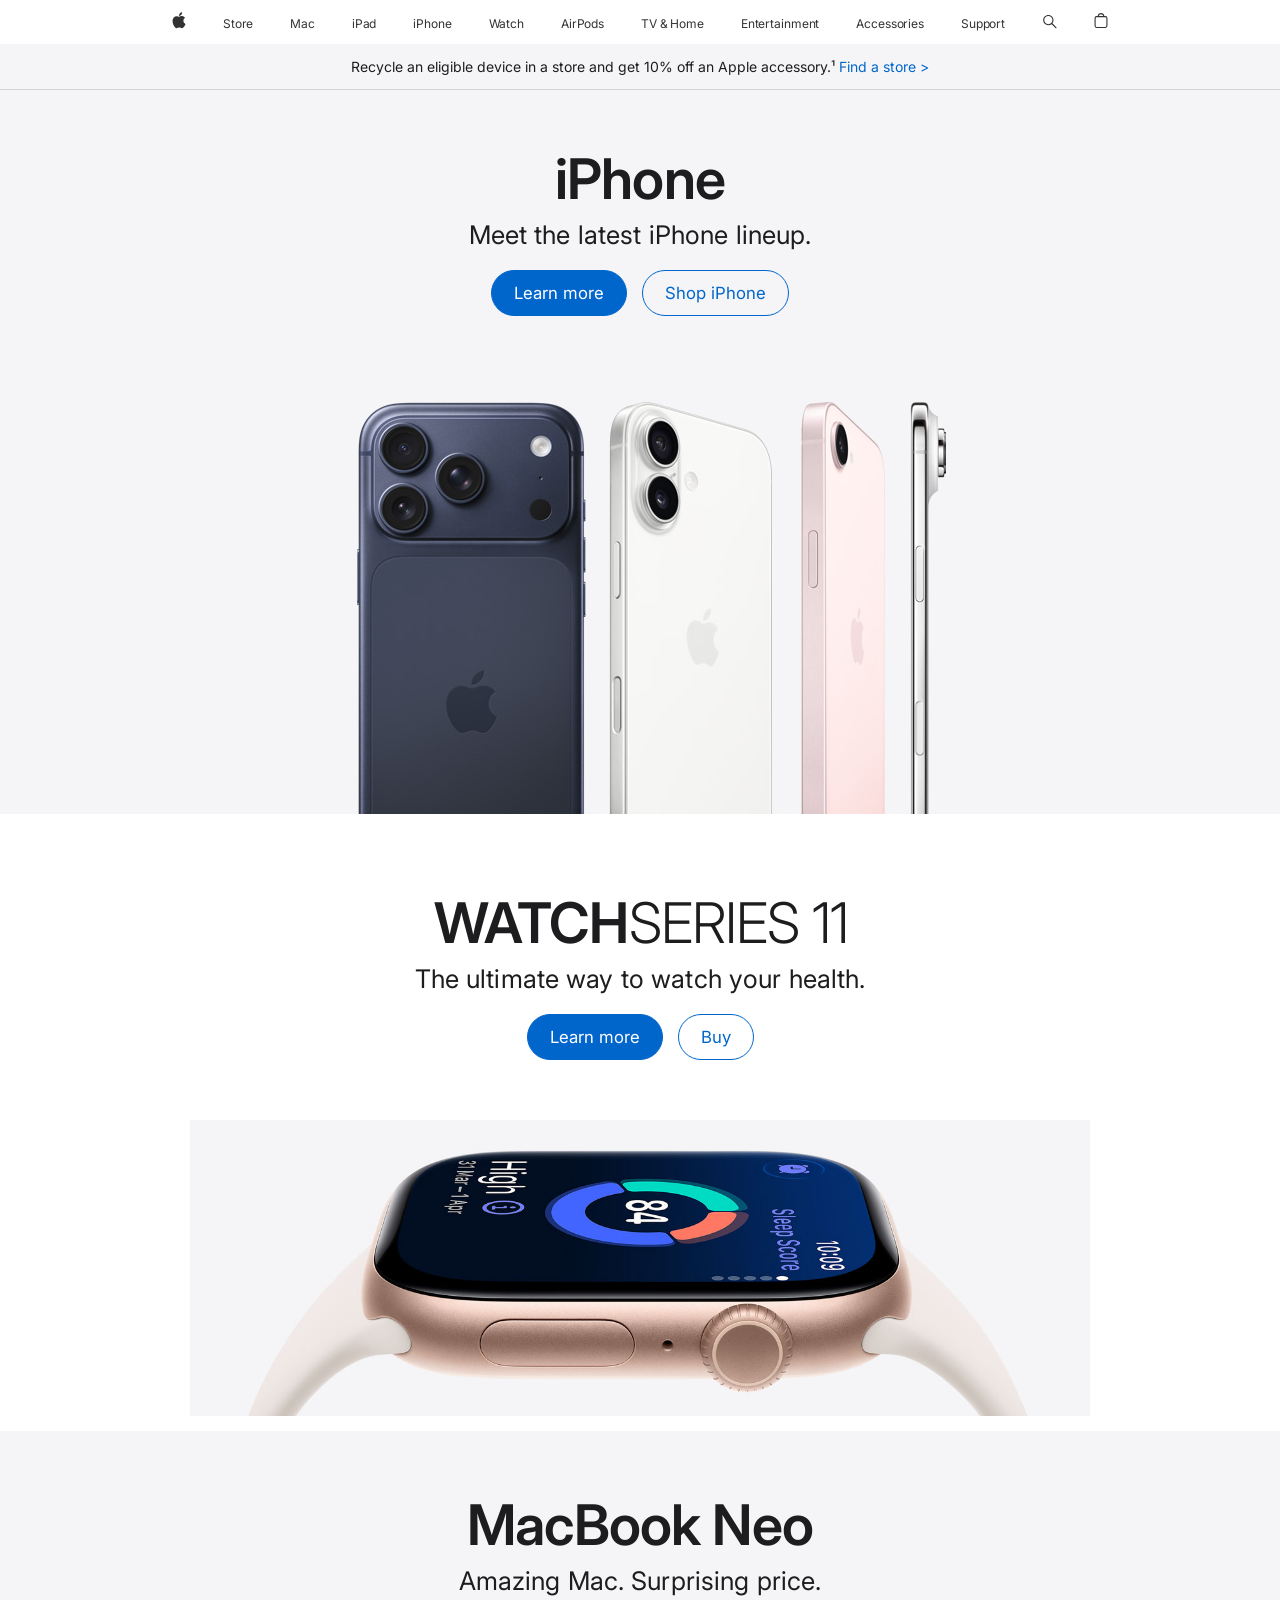
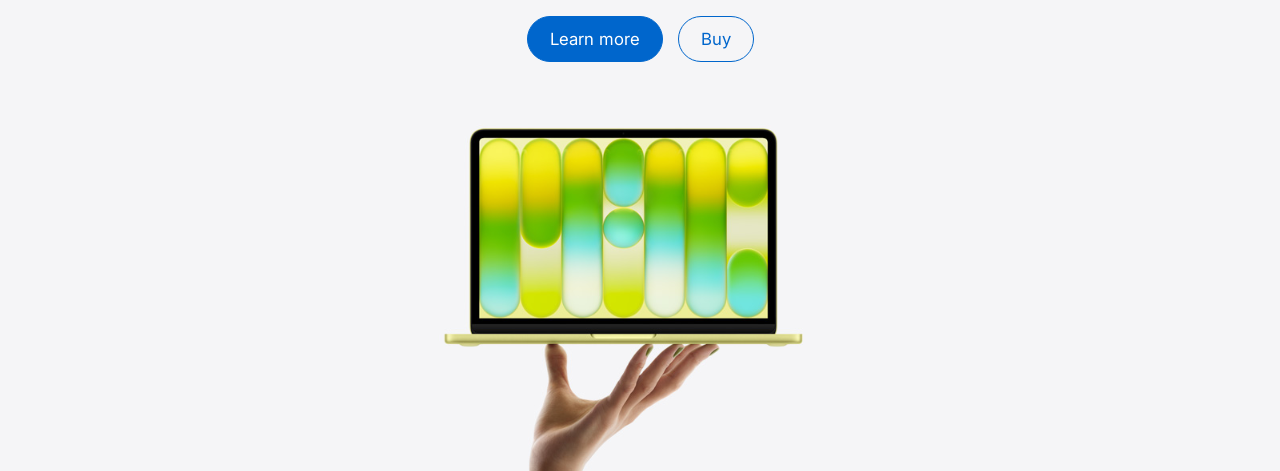
<file: apple-in/index.html>
<!DOCTYPE html>
<html lang="en">
<head>
    <meta charset="UTF-8">
    <meta name="viewport" content="width=device-width, initial-scale=1.0">
    <title>Apple Clone - Pixel Perfect</title>
    
    <link rel="preconnect" href="https://fonts.googleapis.com">
    <link rel="preconnect" href="https://fonts.gstatic.com" crossorigin>
    <link href="https://fonts.googleapis.com/css2?family=Inter:wght@300;400;500;600;700&display=swap" rel="stylesheet">
    
    <link rel="stylesheet" href="style.css">
</head>
<body>

    <nav class="global-nav">
        <div class="nav-content">
            <ul class="nav-links">
                <li><a href="#" class="nav-icon"><svg height="44" viewBox="0 0 14 44" width="14" xmlns="http://www.w3.org/2000/svg"><path d="m13.0729 17.6825a3.61 3.61 0 0 0 -1.7248 3.0365 3.5132 3.5132 0 0 0 2.1379 3.2223 8.394 8.394 0 0 1 -1.0948 2.2618c-.6816.9812-1.3943 1.9623-2.4787 1.9623s-1.3633-.63-2.613-.63c-1.2187 0-1.6525.6507-2.644.6507s-1.6834-.9089-2.4787-2.0243a9.7842 9.7842 0 0 1 -1.6628-5.2776c0-3.0984 2.014-4.7405 3.9969-4.7405 1.0535 0 1.9314.6919 2.5924.6919.63 0 1.6112-.7333 2.8092-.7333a3.7579 3.7579 0 0 1 3.1604 1.5802zm-3.7284-2.8918a3.5615 3.5615 0 0 0 .8469-2.22 1.5353 1.5353 0 0 0 -.031-.32 3.5686 3.5686 0 0 0 -2.3445 1.2084 3.4629 3.4629 0 0 0 -.8779 2.1585 1.419 1.419 0 0 0 .031.2892 1.19 1.19 0 0 0 .2169.0207 3.0935 3.0935 0 0 0 2.1586-1.1368z" fill="currentColor"/></svg></a></li>
                <li><a href="#">Store</a></li>
                <li><a href="#">Mac</a></li>
                <li><a href="#">iPad</a></li>
                <li><a href="#">iPhone</a></li>
                <li><a href="#">Watch</a></li>
                <li><a href="#">AirPods</a></li>
                <li><a href="#">TV & Home</a></li>
                <li><a href="#">Entertainment</a></li>
                <li><a href="#">Accessories</a></li>
                <li><a href="#">Support</a></li>
                <li><a href="#" class="nav-icon"><svg height="44" viewBox="0 0 15 44" width="15" xmlns="http://www.w3.org/2000/svg"><path d="M14.298,27.202l-3.87-3.87c0.699-0.889,1.12-2.016,1.12-3.242c0-2.866-2.334-5.2-5.2-5.2s-5.2,2.334-5.2,5.2s2.334,5.2,5.2,5.2c1.226,0,2.353-0.421,3.242-1.12l3.87,3.87c0.148,0.148,0.344,0.223,0.541,0.223s0.392-0.075,0.541-0.223C14.596,27.985,14.596,27.5,14.298,27.202z M6.348,24.19c-2.26,0-4.1-1.84-4.1-4.1s1.84-4.1,4.1-4.1s4.1,1.84,4.1,4.1S8.608,24.19,6.348,24.19z" fill="currentColor"/></svg></a></li>
                <li><a href="#" class="nav-icon"><svg height="44" viewBox="0 0 14 44" width="14" xmlns="http://www.w3.org/2000/svg"><path d="M11.3535,16.0283h-1.0205a3.4229,3.4229,0,0,0-3.333-2.9648a3.4229,3.4229,0,0,0-3.333,2.9648h-1.02a2.1184,2.1184,0,0,0-2.117,2.1162v7.7155a2.1186,2.1186,0,0,0,2.1162,2.1167h8.707a2.1186,2.1186,0,0,0,2.1168-2.1167v-7.7155A2.1184,2.1184,0,0,0,11.3535,16.0283Zm-4.3535-1.8652a2.3169,2.3169,0,0,1,2.2222,1.8652h-4.4444A2.3169,2.3169,0,0,1,7,14.1631Zm5.37,11.6972a1.0182,1.0182,0,0,1-1.0171,1.0171h-8.707a1.0182,1.0182,0,0,1-1.0166-1.0171v-7.7155a1.0178,1.0178,0,0,1,1.0166-1.0166h8.707a1.0178,1.0178,0,0,1,1.0171,1.0166Z" fill="currentColor"/></svg></a></li>
             </ul>
        </div>
    </nav>

    <aside class="promo-banner">
        <p>Recycle an eligible device in a store and get 10% off an Apple accessory.¹ <a href="#">Find a store ></a></p>
    </aside>

    <section class="hero-section iphone-hero">
        <div class="hero-content">
            <h1 class="headline">iPhone</h1>
            <p class="subheadline">Meet the latest iPhone lineup.</p>
            
            <div class="cta-buttons">
                <a href="#" class="btn btn-primary">Learn more</a>
                <a href="#" class="btn btn-outline">Shop iPhone</a>
            </div>
        </div>

        <div class="hero-image-container">
            <img src="./images/phone1.png" alt="iPhone 15 lineup" class="hero-image">
        </div>
    </section>

    <section class="hero-section watch-hero">
        <div class="hero-content">
            <h1 class="headline"><span class="apple-icon"></span>WATCH <span class="light-text">SERIES 11</span></h1>
            <p class="subheadline">The ultimate way to watch your health.</p>
            
            <div class="cta-buttons">
                <a href="#" class="btn btn-primary">Learn more</a>
                <a href="#" class="btn btn-outline">Buy</a>
            </div>
        </div>
        
        <div class="hero-image-container watch-image-container">
            <img src="./images/watch.png" alt="Apple Watch Series 11" class="hero-image">
        </div>
    </section>

    <section class="hero-section macbook-hero">
        <div class="hero-content">
            <h1 class="headline">MacBook Neo</h1>
            <p class="subheadline">Amazing Mac. Surprising price.</p>
            
            <div class="cta-buttons">
                <a href="#" class="btn btn-primary">Learn more</a>
                <a href="#" class="btn btn-outline">Buy</a>
            </div>
        </div>
        
        <div class="hero-image-container">
            <img src="./images/neo.png" alt="MacBook Neo" class="hero-image">
        </div>
    </section>

</body>
</html>
</file>
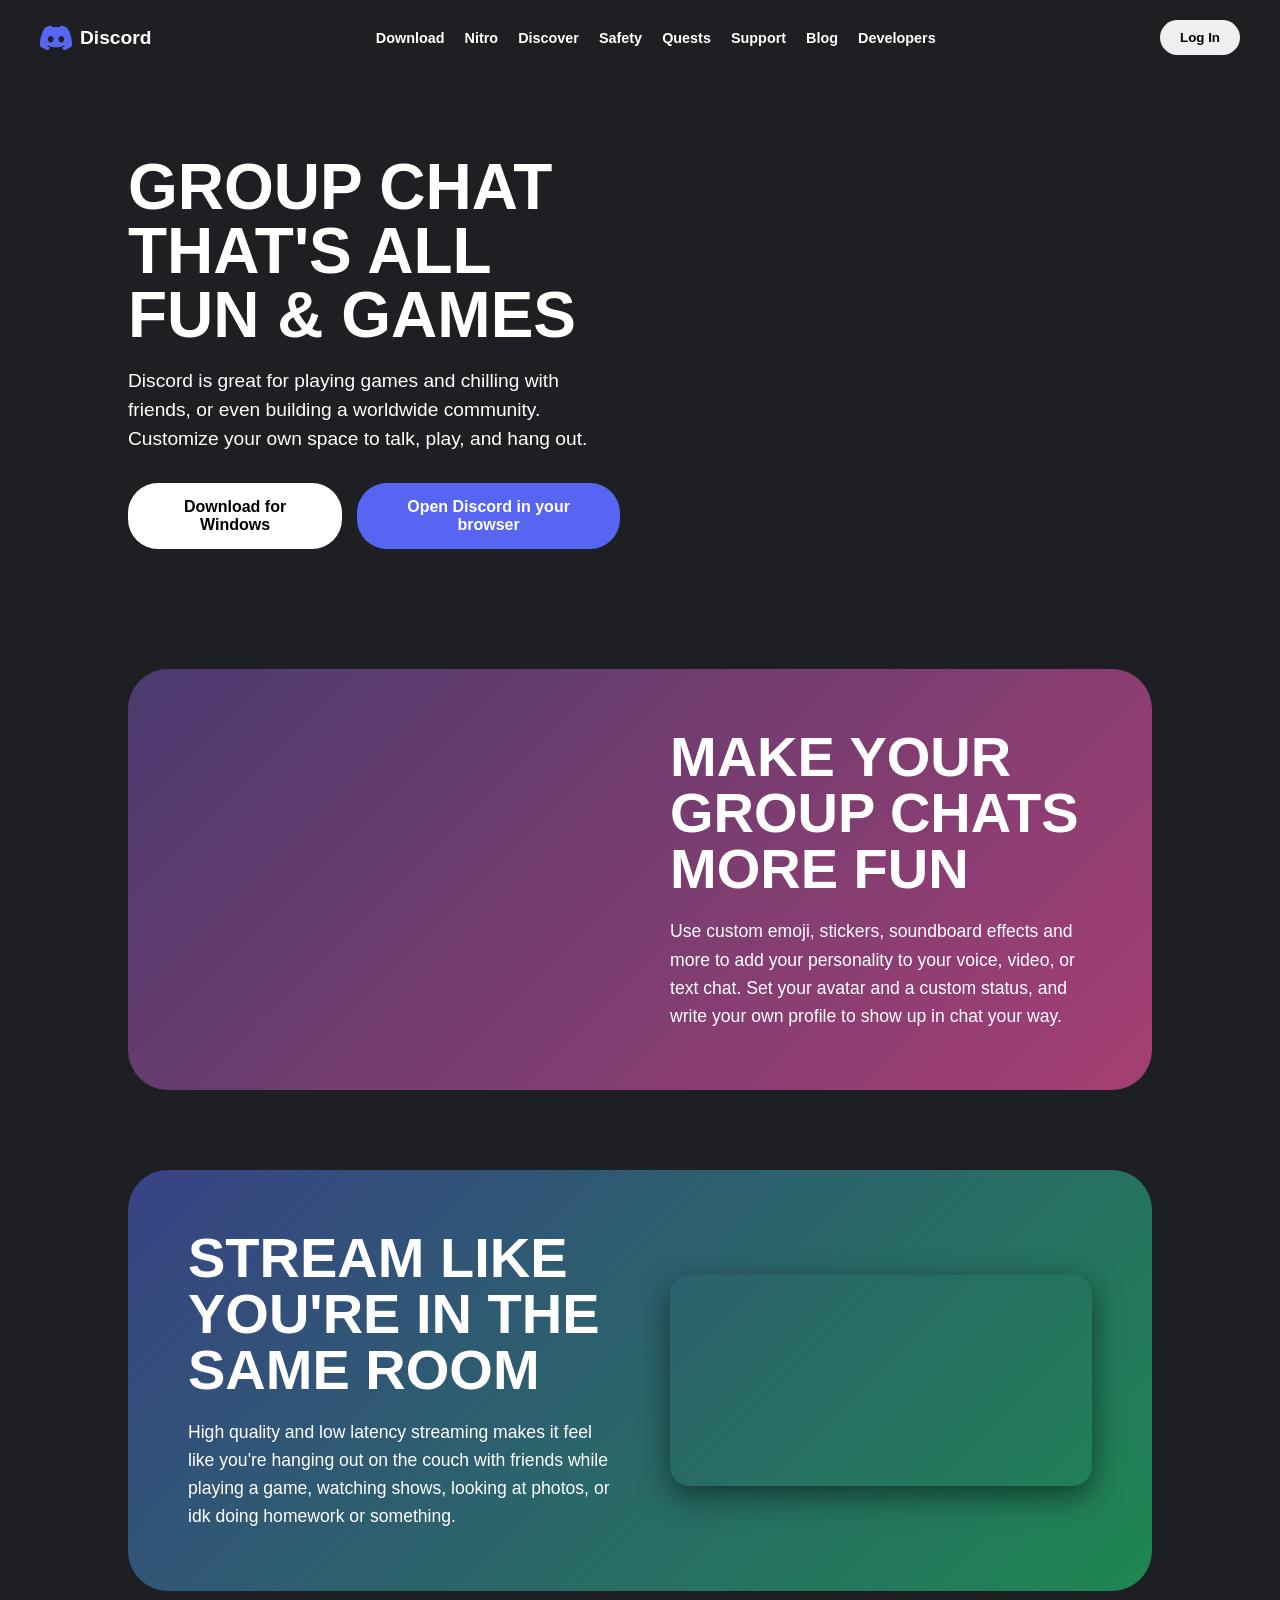
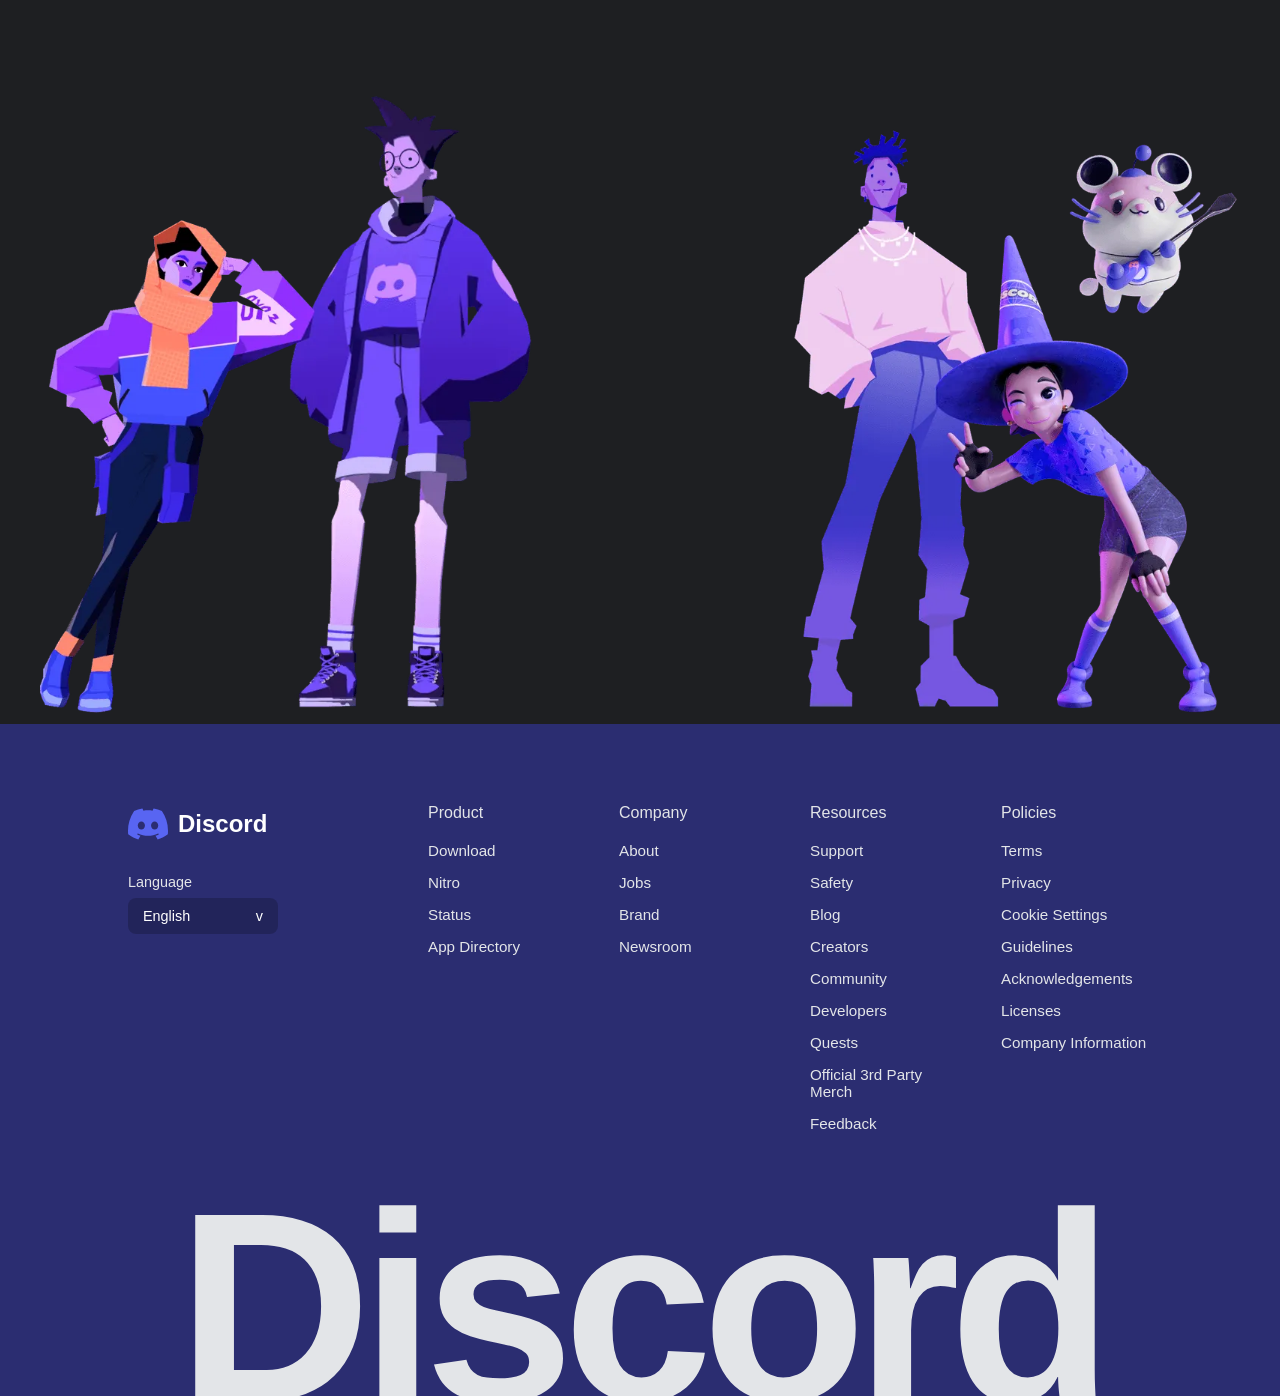
<file: discord/index.html>
<!DOCTYPE html>
<html lang="en">
<head>
    <meta charset="UTF-8">
    <meta name="viewport" content="width=device-width, initial-scale=1.0">
    <title>Discord Clone - Pixel Perfect</title>
    <link rel="stylesheet" href="style.css">
</head>
<body>

    <header class="navbar">
        <div class="logo">
            <img src="../logo/discord.svg" alt="Discord Icon" class="nav-svg">
            <strong>Discord</strong>
        </div>
        <nav class="nav-links">
            <a href="#">Download</a>
            <a href="#">Nitro</a>
            <a href="#">Discover</a>
            <a href="#">Safety</a>
            <a href="#">Quests</a>
            <a href="#">Support</a>
            <a href="#">Blog</a>
            <a href="#">Developers</a>
        </nav>
        <button class="login-btn">Log In</button>
    </header>

    <main>
        <section class="hero">
            <div class="hero-text">
                <h1>GROUP CHAT<br>THAT'S ALL<br>FUN & GAMES</h1>
                <p>Discord is great for playing games and chilling with friends, or even building a worldwide community. Customize your own space to talk, play, and hang out.</p>
                <div class="hero-buttons">
                    <button class="btn-white">Download for Windows</button>
                    <button class="btn-blurple">Open Discord in your browser</button>
                </div>
            </div>
            <div class="hero-spacing"></div>
        </section>

        <section class="feature-section">
            <div class="feature-card card-purple-pink">
                <div class="feature-media-container">
                    <video class="feature-video" autoplay loop muted playsinline>
                        <source src="video.mp4" type="video/mp4">
                    </video>
                </div>
                <div class="feature-text">
                    <h2>MAKE YOUR<br>GROUP CHATS<br>MORE FUN</h2>
                    <p>Use custom emoji, stickers, soundboard effects and more to add your personality to your voice, video, or text chat. Set your avatar and a custom status, and write your own profile to show up in chat your way.</p>
                </div>
            </div>
        </section>

        <section class="feature-section">
            <div class="feature-card card-blue-green">
                <div class="feature-text">
                    <h2>STREAM LIKE<br>YOU'RE IN THE<br>SAME ROOM</h2>
                    <p>High quality and low latency streaming makes it feel like you're hanging out on the couch with friends while playing a game, watching shows, looking at photos, or idk doing homework or something.</p>
                </div>
                <div class="feature-media-container">
                    <video class="feature-video shadow-video" autoplay loop muted playsinline>
                        <source src="video1.mp4" type="video/mp4">
                    </video>
                </div>
            </div>
        </section>
    </main>

    <div class="footer-characters">
        <img src="footer.webp" alt="Discord Characters">
    </div>

    <footer class="site-footer">
        <div class="footer-top">
            
            <div class="footer-brand-column">
                <div class="footer-logo">
                    <img src="../logo/discord.svg" alt="Discord Logo">
                    <span>Discord</span>
                </div>
                
                <div class="language-section">
                    <span class="section-label">Language</span>
                    <div class="language-selector">
                        <span>English</span>
                        <span class="chevron">v</span>
                    </div>
                </div>

            </div>

            <div class="footer-links-grid">
                <div class="link-column">
                    <h4>Product</h4>
                    <a href="#">Download</a>
                    <a href="#">Nitro</a>
                    <a href="#">Status</a>
                    <a href="#">App Directory</a>
                </div>
                <div class="link-column">
                    <h4>Company</h4>
                    <a href="#">About</a>
                    <a href="#">Jobs</a>
                    <a href="#">Brand</a>
                    <a href="#">Newsroom</a>
                </div>
                <div class="link-column">
                    <h4>Resources</h4>
                    <a href="#">Support</a>
                    <a href="#">Safety</a>
                    <a href="#">Blog</a>
                    <a href="#">Creators</a>
                    <a href="#">Community</a>
                    <a href="#">Developers</a>
                    <a href="#">Quests</a>
                    <a href="#">Official 3rd Party Merch</a>
                    <a href="#">Feedback</a>
                </div>
                <div class="link-column">
                    <h4>Policies</h4>
                    <a href="#">Terms</a>
                    <a href="#">Privacy</a>
                    <a href="#">Cookie Settings</a>
                    <a href="#">Guidelines</a>
                    <a href="#">Acknowledgements</a>
                    <a href="#">Licenses</a>
                    <a href="#">Company Information</a>
                </div>
            </div>
        </div>
        
        <div class="footer-bottom">
            <h1 class="massive-logo">Discord</h1>
        </div>
    </footer>

</body>
</html>
</file>
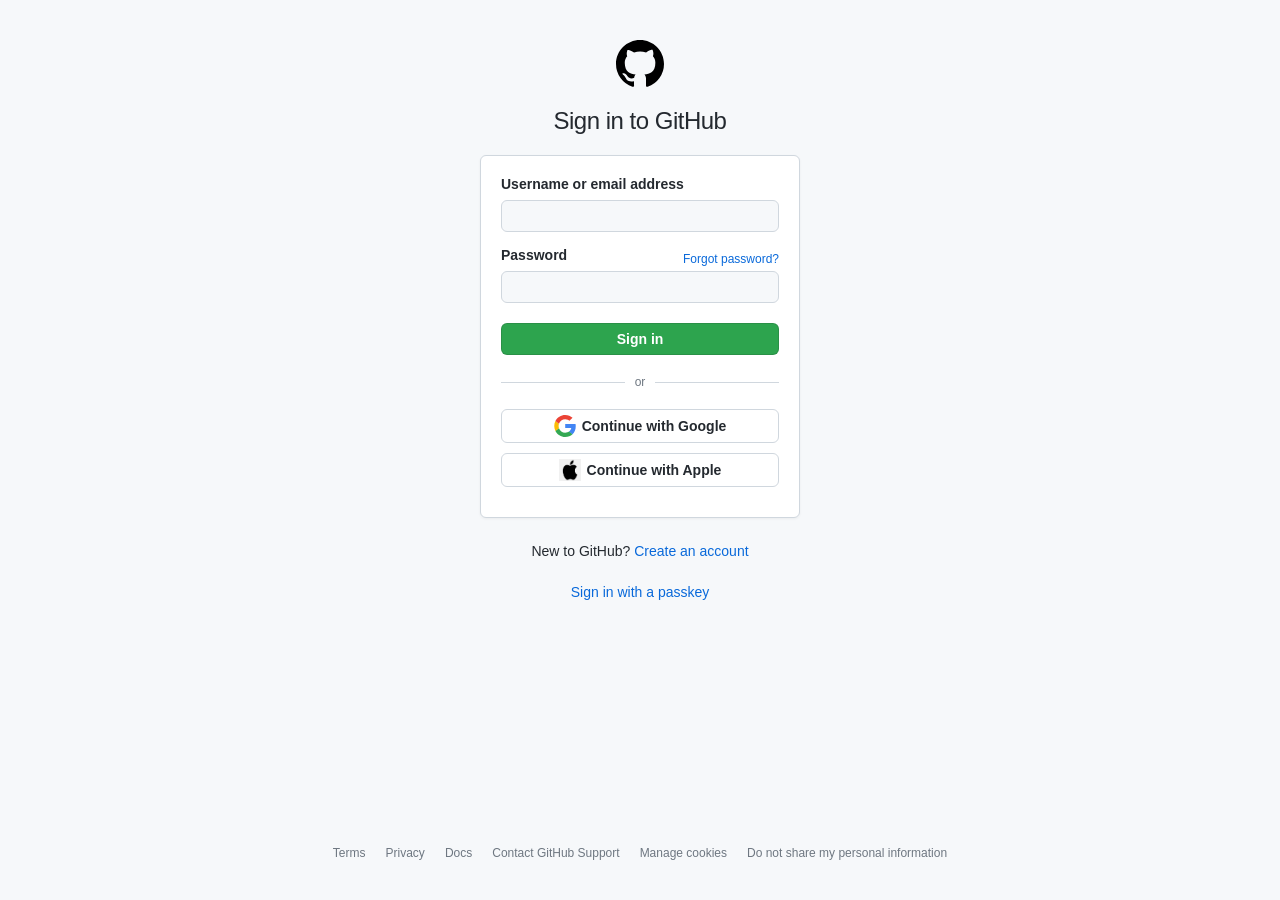
<file: github-sign-in/index.html>
<!DOCTYPE html>
<html lang="en">
<head>
    <meta charset="UTF-8">
    <meta name="viewport" content="width=device-width, initial-scale=1.0">
    <title>Sign in to GitHub</title>
    <link rel="stylesheet" href="style.css">
</head>
<body>

    <div class="main-content">
        <div class="login-wrapper">
            <div class="header">
                <svg height="48" aria-hidden="true" viewBox="0 0 16 16" version="1.1" width="48" fill="currentColor">
                    <path d="M8 0c4.42 0 8 3.58 8 8a8.013 8.013 0 0 1-5.45 7.59c-.4.08-.55-.17-.55-.38 0-.27.01-1.13.01-2.2 0-.75-.25-1.23-.54-1.48 1.78-.2 3.65-.88 3.65-3.95 0-.88-.31-1.59-.82-2.15.08-.2.36-1.02-.08-2.12 0 0-.67-.22-2.2.82-.64-.18-1.32-.27-2-.27-.68 0-1.36.09-2 .27-1.53-1.03-2.2-.82-2.2-.82-.44 1.1-.16 1.92-.08 2.12-.51.56-.82 1.28-.82 2.15 0 3.06 1.86 3.75 3.64 3.95-.23.2-.44.55-.51 1.07-.46.21-1.61.55-2.33-.66-.15-.24-.6-.83-1.23-.82-.67.01-.27.38.01.53.34.19.73.9.82 1.13.16.45.68 1.31 2.69.94 0 .67.01 1.3.01 1.49 0 .21-.15.46-.55.38A7.995 7.995 0 0 1 0 8c0-4.42 3.58-8 8-8Z"></path>
                </svg>
                <h1>Sign in to GitHub</h1>
            </div>

            <div class="login-box">
                <form action="#">
                    <label for="username">Username or email address</label>
                    <input type="text" id="username" name="username">

                    <div class="password-header">
                        <label for="password">Password</label>
                        <a href="#" class="forgot-link">Forgot password?</a>
                    </div>
                    <input type="password" id="password" name="password">

                    <button type="submit" class="sign-in-btn">Sign in</button>
                </form>

                <div class="divider">or</div>

                <div class="social-login">
                    <button class="social-btn">
                        <img src="../logo/google-logo.svg" alt="Google Logo" width="22" height="22" style="margin-right: 6px;">
                        <p>Continue with Google</p>
                    </button>
                    <button class="social-btn">
                        <img src="../logo/apple-logo.png" alt="Apple Logo" width="22" height="22" style="margin-right: 6px;">
                        Continue with Apple
                    </button>
                </div>
            </div>

            <div class="bottom-links-box">
                <p>New to GitHub? <a href="#">Create an account</a></p>
                <p class="passkey-link"><a href="#">Sign in with a passkey</a></p>
            </div>
        </div>
    </div>

    <div class="footer">
        <ul>
            <li><a href="#">Terms</a></li>
            <li><a href="#">Privacy</a></li>
            <li><a href="#">Docs</a></li>
            <li><a href="#">Contact GitHub Support</a></li>
            <li><a href="#">Manage cookies</a></li>
            <li><a href="#">Do not share my personal information</a></li>
        </ul>
    </div>

</body>
</html>
</file>
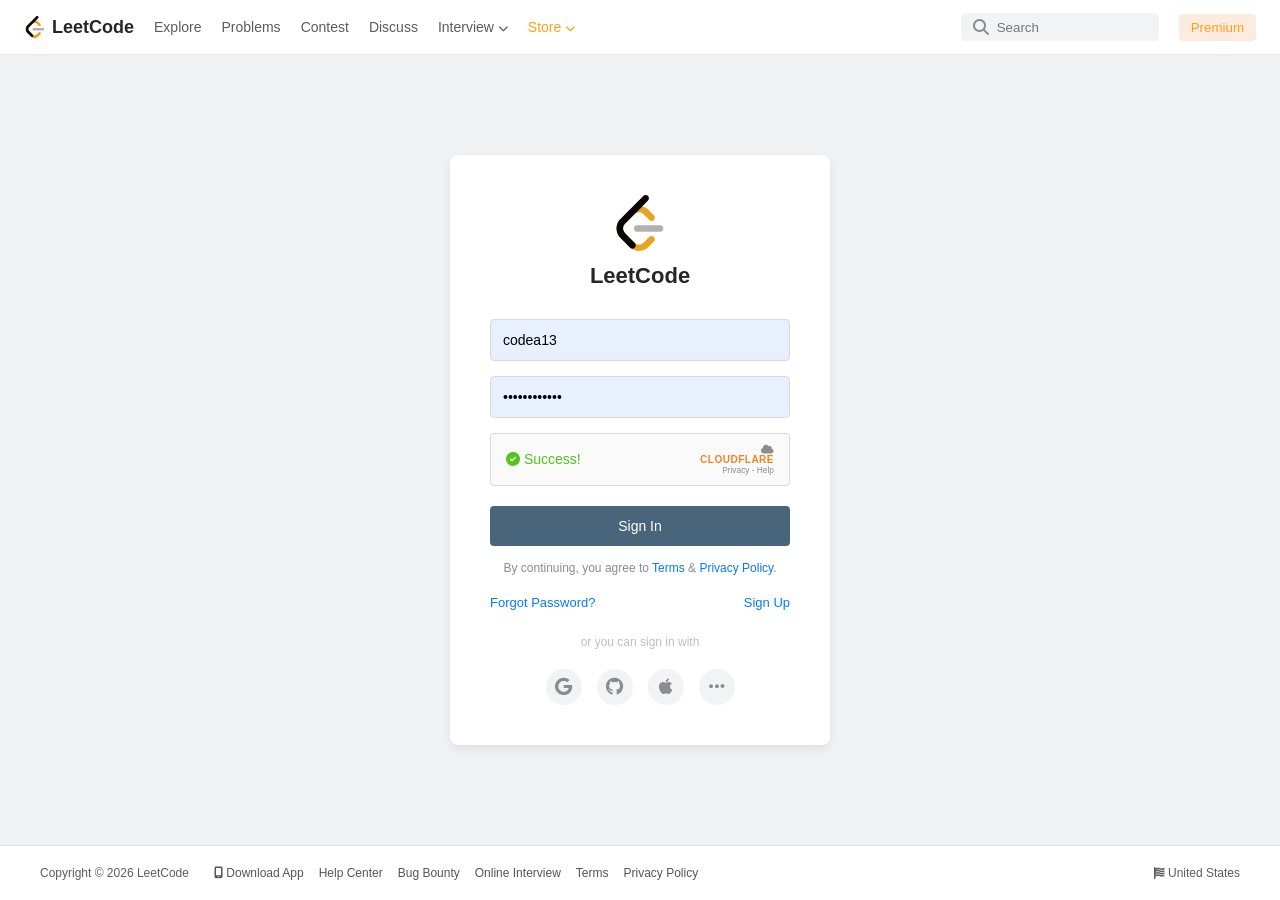
<file: leetcode-signin/index.html>
<!DOCTYPE html>
<html lang="en">
<head>
    <meta charset="UTF-8">
    <meta name="viewport" content="width=device-width, initial-scale=1.0">
    <title>LeetCode Login Clone</title>
    <link rel="stylesheet" href="style.css">
    <link rel="stylesheet" href="https://cdnjs.cloudflare.com/ajax/libs/font-awesome/6.4.0/css/all.min.css">
</head>
<body>

    <nav class="navbar">
        <div class="nav-left">
            <div class="logo" style="display: flex; align-items: center; font-size: 18px; font-weight: 600; color: #262626;">
                <img src="../logo/lc.svg" alt="LeetCode Logo" width="22" height="22" style="margin-right: 6px;">
                LeetCode
            </div>
            
            <a href="#">Explore</a>
            <a href="#">Problems</a>
            <a href="#">Contest</a>
            <a href="#">Discuss</a>
            <a href="#">Interview <i class="fas fa-chevron-down text-sm"></i></a>
            <a href="#" class="store-link">Store <i class="fas fa-chevron-down text-sm"></i></a>
        </div>
        <div class="nav-right">
            <div class="search-box">
                <i class="fas fa-search"></i>
                <input type="text" placeholder="Search">
            </div>
            <button class="premium-btn">Premium</button>
        </div>
    </nav>

    <main class="main-container">
        <div class="login-card">
            <div class="brand">
                <div class="brand-logo" style="margin-bottom: 8px;">
                    <img src="../logo/lc.svg" alt="LeetCode Logo" width="56" height="56">
                </div>
                <h2>LeetCode</h2>
            </div>
            
            <form class="login-form">
                <input type="text" placeholder="Username or E-mail" value="codea13" class="input-field filled">
                <input type="password" placeholder="Password" value="••••••••••••" class="input-field filled">
                
                <div class="captcha-box">
                    <div class="captcha-status">
                        <i class="fas fa-check-circle"></i> Success!
                    </div>
                    <div class="cloudflare-brand">
                        <i class="fas fa-cloud"></i>
                        <span>CLOUDFLARE</span>
                        <small>Privacy - Help</small>
                    </div>
                </div>

                <button type="button" class="sign-in-btn">Sign In</button>
            </form>

            <p class="terms-text">By continuing, you agree to <a href="#">Terms</a> & <a href="#">Privacy Policy</a>.</p>
            
            <div class="helper-links">
                <a href="#">Forgot Password?</a>
                <a href="#">Sign Up</a>
            </div>

            <div class="divider">or you can sign in with</div>

            <div class="social-login">
                <div class="social-icon"><i class="fab fa-google"></i></div>
                <div class="social-icon"><i class="fab fa-github"></i></div>
                <div class="social-icon"><i class="fab fa-apple"></i></div>
                <div class="social-icon"><i class="fas fa-ellipsis-h"></i></div>
            </div>
        </div>
    </main>

    <footer class="footer">
        <div class="footer-links">
            <span class="copyright">Copyright © 2026 LeetCode</span>
            <a href="#"><i class="fas fa-mobile-screen"></i> Download App</a>
            <a href="#">Help Center</a>
            <a href="#">Bug Bounty</a>
            <a href="#">Online Interview</a>
            <a href="#">Terms</a>
            <a href="#">Privacy Policy</a>
        </div>
        <div class="footer-region">
            <i class="fas fa-flag-usa"></i> United States
        </div>
    </footer>

</body>
</html>
</file>
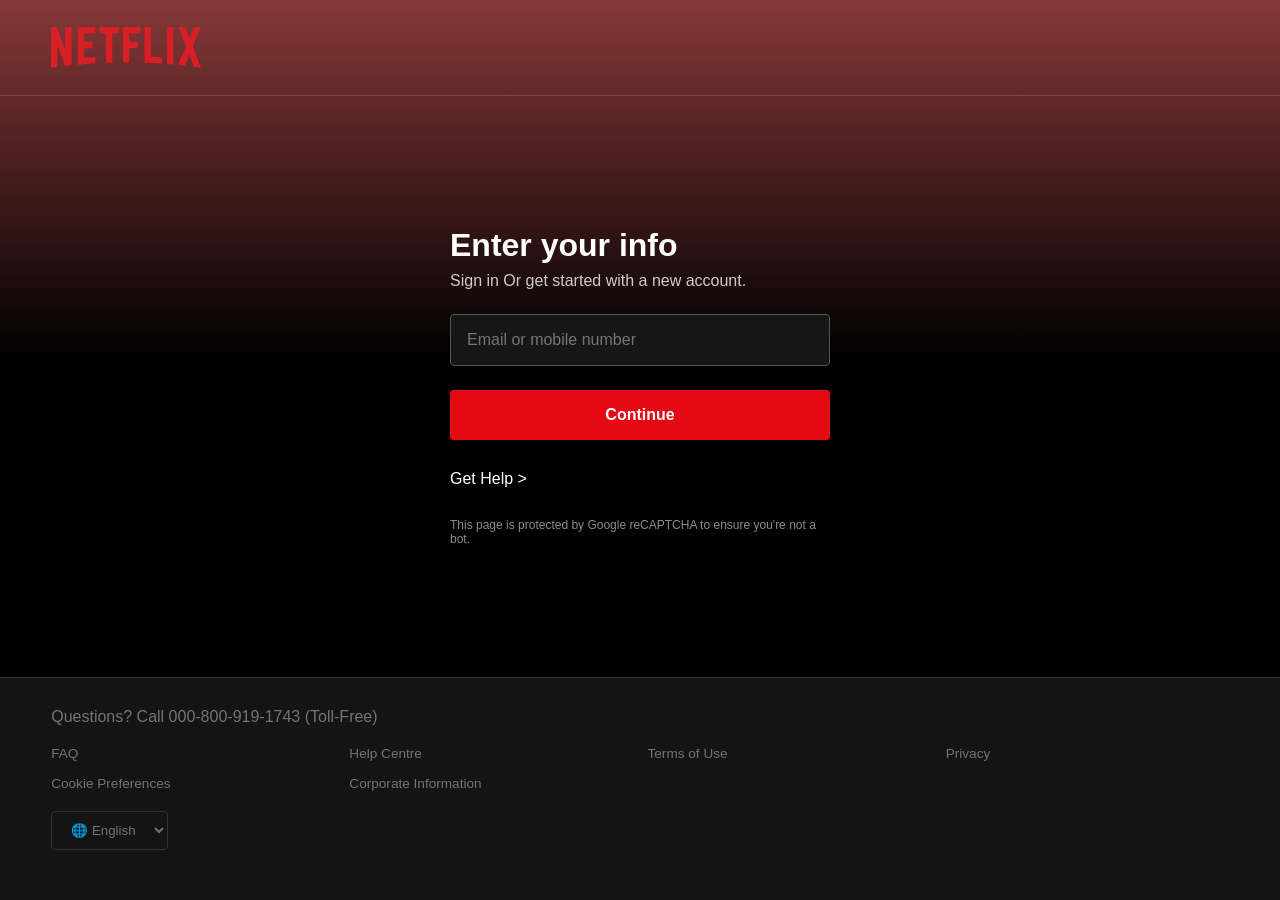
<file: netflix-login/index.html>
<!DOCTYPE html>
<html lang="en">
<head>
    <meta charset="UTF-8">
    <meta name="viewport" content="width=device-width, initial-scale=1.0">
    <title>Netflix Clone</title>
    <link rel="stylesheet" href="styles.css">
</head>
<body>
    <header class="header">
        <img src="netflix-logo.svg" alt="Netflix Logo" class="logo-svg">
    </header>

    <main class="login-wrapper">
        <div class="login-content">
            <h2 class="form-title">Enter your info </h2>
            <p class="form-subtitle">Sign in Or get started with a new account.</p>
            
            <form>
                <input type="text" class="input-field" placeholder="Email or mobile number">
                <button type="button" class="btn-primary">Continue</button>
            </form>

            <a href="#" class="help-link">Get Help ></a>
            
            <p class="recaptcha-text">
                This page is protected by Google reCAPTCHA to ensure you're not a bot.
            </p>
        </div>
    </main>

    <footer class="footer">
        <p class="footer-top">Questions? Call 000-800-919-1743 (Toll-Free)</p>
        <div class="footer-links">
            <a href="#">FAQ</a>
            <a href="#">Help Centre</a>
            <a href="#">Terms of Use</a>
            <a href="#">Privacy</a>
            <a href="#">Cookie Preferences</a>
            <a href="#">Corporate Information</a>
        </div>
        <select class="language-select">
            <option>🌐 English</option>
        </select>
    </footer>
</body>
</html>
</file>
<file: apple-in/style.css>
:root {
    --apple-font: 'Inter', -apple-system, BlinkMacSystemFont, "Segoe UI", Roboto, sans-serif;
    --text-dark: #1d1d1f;
    --text-light: #f5f5f7;
    --apple-blue: #0066cc;
    --apple-blue-hover: #005bb5;
    --bg-gray: #f5f5f7;
    --bg-white: #ffffff;
    --nav-bg: rgba(255, 255, 255, 0.8);
}

* {
    margin: 0;
    padding: 0;
    box-sizing: border-box;
}

body {
    font-family: var(--apple-font);
    color: var(--text-dark);
    background-color: var(--bg-white);
    -webkit-font-smoothing: antialiased; 
}

.global-nav {
    background-color: var(--bg-white); 
    height: 44px; 
    position: sticky;
    top: 0;
    z-index: 100;
}

.nav-content {
    max-width: 980px; 
    margin: 0 auto;
    padding: 0 22px;
    height: 100%;
}

.nav-links {
    list-style: none;
    display: flex;
    justify-content: space-between; 
    align-items: center;
    height: 100%;
}

.nav-links a {
    text-decoration: none;
    color: rgba(0, 0, 0, 0.8); 
    font-size: 12px; 
    font-weight: 400;
    letter-spacing: -0.01em; 
    transition: color 0.3s ease;
}

.nav-links a:hover {
    color: rgba(0, 0, 0, 1); 
}


.nav-icon {
    display: flex;
    align-items: center;
    height: 44px;
}

.nav-icon svg {
    fill: currentColor; 
}

.promo-banner {
    background-color: var(--bg-gray); 
    text-align: center;
    padding: 14px 20px;
    font-size: 14px; 
    border-bottom: 1px solid #d2d2d7; 
}

.promo-banner p {
    color: #1d1d1f;
}

.promo-banner a {
    color: var(--apple-blue);
    text-decoration: none;
    font-weight: 400;
}

.promo-banner a:hover {
    text-decoration: underline;
}


.hero-section {
    display: flex;
    flex-direction: column;
    align-items: center;
    padding-top: 55px; 
    overflow: hidden;
    text-align: center;
    width: 100%;
}


.iphone-hero {
    background-color: var(--bg-gray);
    border-bottom: 15px solid var(--bg-white); 
}


.watch-hero {
    background-color: var(--bg-white);
    padding-top: 60px;
}


.macbook-hero {
    background-color: var(--bg-gray);
    padding-top: 60px;
    border-top: 15px solid var(--bg-white); 
}

.watch-image-container {
    max-width: 750px; 
    margin-top: 20px; 
}


.apple-icon {
 
    font-family: -apple-system, BlinkMacSystemFont, sans-serif;
    margin-right: 2px;
}

.light-text {
    font-weight: 300;
}


.headline {
    font-size: 3.5rem;
    font-weight: 600;
    letter-spacing: -0.015em; 
    margin-bottom: 6px;
    display: flex; 
    align-items: center;
    justify-content: center;
}

.subheadline {
    font-size: 1.6rem;
    font-weight: 400;
    margin-bottom: 20px;
    letter-spacing: 0.005em;
}

.cta-buttons {
    display: flex;
    justify-content: center;
    gap: 15px;  
    margin-bottom: 40px; 
}

.btn {
    text-decoration: none;
    font-size: 1.05rem;
    padding: 12px 22px;
    border-radius: 980px; 
}

.btn-primary {
    background-color: var(--apple-blue);
    color: white;
    border: 1px solid var(--apple-blue);
}

.btn-primary:hover {
    background-color: var(--apple-blue-hover);
    border-color: var(--apple-blue-hover);
}

.btn-outline {
    background-color: transparent;
    color: var(--apple-blue);
    border: 1px solid var(--apple-blue);
}

.btn-outline:hover {
    background-color: var(--apple-blue);
    color: white;
}


.hero-image-container {
    max-width: 900px;
    width: 100%;
    display: flex;
    justify-content: center;
}

.hero-image {
    max-width: 100%; 
    height: auto;
    display: block; 
}
</file>
<file: discord/style.css>
/* Base Setup */
* {
    margin: 0;
    padding: 0;
    box-sizing: border-box;
    font-family: 'Segoe UI', Tahoma, Geneva, Verdana, sans-serif;
}

body {
    background: #1e1f22; /* Discord's exact dark background color */
    color: white;
    min-height: 100vh;
    overflow-x: hidden;
}

/* Navbar */
.navbar {
    display: flex;
    justify-content: space-between;
    align-items: center;
    padding: 20px 40px;
}

.logo {
    display: flex;
    align-items: center;
    gap: 8px;
    font-size: 1.2rem;
}

.nav-svg {
    width: 32px;
    height: 32px;
    fill: white;
}

.nav-links {
    display: flex;
    gap: 20px;
}

.nav-links a {
    color: white;
    text-decoration: none;
    font-size: 0.9rem;
    font-weight: 600;
}

.login-btn {
    padding: 10px 20px;
    border-radius: 20px;
    border: none;
    font-weight: bold;
    cursor: pointer;
}

/* Hero Section */
.hero {
    display: flex;
    justify-content: space-between;
    align-items: center;
    padding: 80px 10%;
    gap: 40px;
}

.hero-text {
    flex: 1;
}

.hero-text h1 {
    font-size: 4rem;
    font-weight: 900;
    line-height: 1;
    margin-bottom: 20px;
}

.hero-text p {
    font-size: 1.2rem;
    line-height: 1.5;
    margin-bottom: 30px;
    max-width: 500px;
}

.hero-buttons {
    display: flex;
    gap: 15px;
}

.btn-white, .btn-blurple {
    padding: 15px 25px;
    border-radius: 30px;
    border: none;
    font-size: 1rem;
    font-weight: bold;
    cursor: pointer;
}

.btn-white {
    background-color: white;
    color: black;
}

.btn-blurple {
    background-color: #5865F2;
    color: white;
}

.hero-spacing {
    flex: 1;
}

/* Feature Sections */
.feature-section {
    padding: 40px 10%;
}

.feature-card {
    display: flex;
    align-items: center;
    justify-content: space-between;
    padding: 60px;
    border-radius: 40px;
    gap: 60px;
}

.card-purple-pink {
    background: linear-gradient(135deg, #4b3b6e 0%, #a63f73 100%);
}

.card-blue-green {
    background: linear-gradient(135deg, #384285 0%, #1e8751 100%);
}

.feature-media-container {
    flex: 1;
    display: flex;
    justify-content: center;
    align-items: center;
}

.feature-video {
    width: 100%;
    max-width: 600px;
    border-radius: 20px;
    object-fit: cover;
}

.shadow-video {
    box-shadow: 0 10px 30px rgba(0,0,0,0.5);
}

.feature-text {
    flex: 1;
}

.feature-text h2 {
    font-size: 3.5rem;
    font-weight: 900;
    line-height: 1;
    margin-bottom: 20px;
    text-transform: uppercase;
}

.feature-text p {
    font-size: 1.1rem;
    line-height: 1.6;
}

/* Pre-Footer Characters Image */
.footer-characters {
    width: 100%;
    display: flex;
    justify-content: center;
    margin-top: 60px;
    position: relative;
    bottom: -5px; 
    z-index: 10;
}

.footer-characters img {
    width: 100%;
    max-width: 1200px;
    height: auto;
}

/* EXACT FOOTER REPLICATION */
.site-footer {
    background-color: #2b2d71; 
    padding: 80px 10% 0 10%;
    position: relative;
    z-index: 1;
    overflow: hidden; 
}

.footer-top {
    display: flex;
    justify-content: space-between;
    gap: 100px; 
    padding-bottom: 60px;
}

.footer-brand-column {
    display: flex;
    flex-direction: column;
    gap: 30px;
    min-width: 200px;
}

.footer-logo {
    display: flex;
    align-items: center;
    gap: 10px;
    font-size: 1.5rem;
    font-weight: 800;
    color: white;
}

.footer-logo img {
    width: 40px;
    height: auto;
}

.section-label {
    display: block;
    color: #e3e5e8;
    font-size: 0.9rem;
    margin-bottom: 8px;
}

.language-selector {
    display: flex;
    justify-content: space-between;
    align-items: center;
    background-color: rgba(0, 0, 0, 0.2);
    padding: 10px 15px;
    border-radius: 8px;
    font-size: 0.9rem;
    cursor: pointer;
    width: 150px;
}



.icon {
    font-weight: bold;
    cursor: pointer;
}

.footer-links-grid {
    display: grid;
    grid-template-columns: repeat(4, 1fr);
    gap: 40px;
    flex: 1;
}

.link-column h4 {
    color: #e3e5e8; 
    margin-bottom: 20px;
    font-weight: 500;
}

.link-column a {
    display: block;
    color: #e3e5e8;
    text-decoration: none;
    margin-bottom: 15px;
    font-size: 0.95rem;
    transition: text-decoration 0.2s;
}

.link-column a:hover {
    text-decoration: underline;
}

.footer-bottom {
    display: flex;
    justify-content: center;
    width: 100%;
}

.massive-logo {
    font-family: 'Arial Black', Impact, sans-serif; 
    font-size: 21vw; 
    text-align: center;
    color: #e3e5e8;
    line-height: 0.75;
    letter-spacing: -0.04em; 
    margin-bottom: -1vw; 
}
</file>
<file: github-sign-in/style.css>
* {
    box-sizing: border-box;
    font-family: -apple-system, BlinkMacSystemFont, "Segoe UI", Helvetica, Arial, sans-serif;
    margin: 0;
    padding: 0;
}

body {
    background-color: #f6f8fa;
    display: flex;
    flex-direction: column;
    min-height: 100vh; /* Takes full viewport height */
}

.main-content {
    flex: 1; /* Pushes the footer to the bottom */
    display: flex;
    justify-content: center;
    padding-top: 40px;
}

.login-wrapper {
    width: 320px;
}

.header {
    text-align: center;
    margin-bottom: 20px;
}

.header h1 {
    font-size: 24px;
    font-weight: 300;
    letter-spacing: -0.5px;
    margin-top: 15px;
    color: #24292f;
}

/* --- Login Form Styles --- */
.login-box {
    background-color: #ffffff;
    border: 1px solid #d0d7de;
    border-radius: 6px;
    padding: 20px;
    box-shadow: 0 1px 3px rgba(0,0,0,0.05);
}

label {
    display: block;
    font-size: 14px;
    font-weight: 600;
    margin-bottom: 8px;
    color: #24292f;
}

input[type="text"], input[type="password"] {
    width: 100%;
    padding: 5px 12px;
    font-size: 14px;
    line-height: 20px;
    color: #24292f;
    background-color: #f6f8fa;
    border: 1px solid #d0d7de;
    border-radius: 6px;
    margin-bottom: 15px;
}

input[type="text"]:focus, input[type="password"]:focus {
    border-color: #0969da;
    outline: none;
    box-shadow: 0 0 0 3px rgba(9,105,218,0.3);
    background-color: #ffffff;
}

.password-header {
    display: flex;
    justify-content: space-between;
    align-items: center;
}

.forgot-link {
    font-size: 12px;
    color: #0969da;
    text-decoration: none;
}

.forgot-link:hover {
    text-decoration: underline;
}

.sign-in-btn {
    width: 100%;
    background-color: #2da44e;
    color: white;
    padding: 5px 16px;
    font-size: 14px;
    font-weight: 600;
    line-height: 20px;
    border: 1px solid rgba(27,31,36,0.15);
    border-radius: 6px;
    cursor: pointer;
    margin-top: 5px;
}

.sign-in-btn:hover {
    background-color: #2c974b;
}

/* --- Divider and Social Buttons --- */
.divider {
    display: flex;
    align-items: center;
    text-align: center;
    color: #6e7781;
    font-size: 12px;
    margin: 20px 0;
}

.divider::before, .divider::after {
    content: '';
    flex: 1;
    border-bottom: 1px solid #d0d7de;
}

.divider::before {
    margin-right: 10px;
}

.divider::after {
    margin-left: 10px;
}

.social-btn {
    width: 100%;
    background-color: #ffffff;
    color: #24292f;
    padding: 5px 16px;
    font-size: 14px;
    font-weight: 600;
    line-height: 20px;
    border: 1px solid #d0d7de;
    border-radius: 6px;
    cursor: pointer;
    margin-bottom: 10px;
    display: flex;
    justify-content: center;
    align-items: center;
}

.social-btn:hover {
    background-color: #f3f4f6;
    transition: 0.2s background-color ease-in-out;
}

/* --- Bottom Links --- */
.bottom-links-box {
    margin-top: 15px;
    text-align: center;
    font-size: 14px;
}

.bottom-links-box p {
    color: #24292f;
    padding: 10px;
    border-radius: 6px;
}

.bottom-links-box a {
    color: #0969da;
    text-decoration: none;
}

.bottom-links-box a:hover {
    text-decoration: underline;
}

.passkey-link {
    margin-top: 5px;
}

/* --- Footer --- */
.footer {
    display: flex;
    justify-content: center;
    padding: 40px 20px;
    font-size: 12px;
}

.footer ul {
    list-style: none;
    display: flex;
    gap: 20px;
    flex-wrap: wrap;
    justify-content: center;
}

.footer a {
    color: #6e7781;
    text-decoration: none;
}

.footer a:hover {
    color: #0969da;
    text-decoration: underline;
}
</file>
<file: leetcode-signin/style.css>
* {
    box-sizing: border-box;
    margin: 0;
    padding: 0;
    font-family: -apple-system, BlinkMacSystemFont, "Segoe UI", Roboto, Helvetica, Arial, sans-serif;
}

body {
    background-color: #f0f2f5; 
    display: flex;
    flex-direction: column;
    min-height: 100vh;
    color: #333;
}

a {
    text-decoration: none;
    color: #555;
}

/* Navbar */
.navbar {
    display: flex;
    justify-content: space-between;
    align-items: center;
    background-color: #ffffff;
    padding: 0 24px;
    height: 54px;
    box-shadow: 0 1px 2px rgba(0,0,0,0.05);
}

.nav-left, .nav-right {
    display: flex;
    align-items: center;
    gap: 20px;
}

.nav-left a {
    font-size: 14px;
    color: #5c5c5c;
}

.nav-left a:hover {
    color: #262626;
}

.store-link {
    color: #ffa116 !important;
}

.text-sm {
    font-size: 10px;
}

.search-box {
    display: flex;
    align-items: center;
    background-color: #f2f3f4;
    padding: 6px 12px;
    border-radius: 5px;
    color: #8c8c8c;
}

.search-box input {
    border: none;
    background: transparent;
    outline: none;
    margin-left: 8px;
    width: 150px;
}

.premium-btn {
    background-color: #fcece0;
    color: #ffa116;
    border: none;
    padding: 6px 12px;
    border-radius: 4px;
    font-weight: 500;
    cursor: pointer;
}

/* Main Container */
.main-container {
    flex: 1; 
    display: flex;
    justify-content: center;
    align-items: center;
    padding: 40px 20px;
}

.login-card {
    background-color: #ffffff;
    width: 100%;
    max-width: 380px;
    padding: 40px;
    border-radius: 8px;
    box-shadow: 0 4px 12px rgba(0,0,0,0.08);
    text-align: center;
}

/* Brand */
.brand {
    margin-bottom: 30px;
}

.brand h2 {
    font-size: 22px;
    font-weight: 600;
    color: #262626;
}

/* Form Elements */
.input-field {
    width: 100%;
    padding: 12px;
    margin-bottom: 15px;
    border: 1px solid #d9d9d9;
    border-radius: 4px;
    font-size: 14px;
    outline: none;
}

.input-field.filled {
    background-color: #e8f0fe; 
}

/* Captcha Mock */
.captcha-box {
    display: flex;
    justify-content: space-between;
    align-items: center;
    border: 1px solid #d9d9d9;
    padding: 10px 15px;
    border-radius: 4px;
    margin-bottom: 20px;
    background-color: #fafafa;
}

.captcha-status {
    color: #52c41a;
    font-weight: 500;
    font-size: 14px;
}

.cloudflare-brand {
    display: flex;
    flex-direction: column;
    align-items: flex-end;
    font-size: 10px;
    color: #8c8c8c;
}

.cloudflare-brand span {
    font-weight: bold;
    color: #f6821f;
    letter-spacing: 0.5px;
}

/* Buttons and Links */
.sign-in-btn {
    width: 100%;
    padding: 12px;
    background-color: #49657b; 
    color: white;
    border: none;
    border-radius: 4px;
    font-size: 14px;
    font-weight: 500;
    cursor: pointer;
    margin-bottom: 15px;
}

.terms-text {
    font-size: 12px;
    color: #8c8c8c;
    margin-bottom: 20px;
}

.terms-text a, .helper-links a {
    color: #007aff;
}

.helper-links {
    display: flex;
    justify-content: space-between;
    font-size: 13px;
    margin-bottom: 25px;
}

/* Divider & Socials */
.divider {
    color: #bfbfbf;
    font-size: 12px;
    margin-bottom: 20px;
}

.social-login {
    display: flex;
    justify-content: center;
    gap: 15px;
}

.social-icon {
    width: 36px;
    height: 36px;
    background-color: #f2f3f4;
    color: #8c8c8c;
    border-radius: 50%;
    display: flex;
    justify-content: center;
    align-items: center;
    font-size: 18px;
    cursor: pointer;
}

/* Footer */
.footer {
    display: flex;
    justify-content: space-between;
    align-items: center;
    padding: 20px 40px;
    background-color: #ffffff;
    font-size: 12px;
    color: #5c5c5c;
    flex-wrap: wrap;
    border-top: 1px solid #e0e0e0;
}

.footer-links {
    display: flex;
    gap: 15px;
    flex-wrap: wrap;
    align-items: center;
}

.copyright {
    margin-right: 10px;
}
</file>
<file: netflix-login/styles.css>
/* RESET */
* {
    margin: 0;
    padding: 0;
    box-sizing: border-box;
    font-family: 'Helvetica Neue', Helvetica, Arial, sans-serif;
}

body {
    /* The subtle red-to-black gradient background */
    background: linear-gradient(to bottom, rgba(104, 6, 6, 0.8) 0%, rgba(0, 0, 0, 1) 40%, rgba(0, 0, 0, 1) 100%);
    color: white;
    display: flex;
    flex-direction: column;
    min-height: 100vh;
}

/* HEADER */
.header {
    padding: 20px 4%;
    display: flex;
    justify-content: left; 
    
    border-bottom: 1px solid rgba(255, 255, 255, 0.15); 
}
.logo {
    color: #e50914;
    font-size: 2.5rem;
    font-weight: 900;
    letter-spacing: 1px;
}

/* MAIN FORM WRAPPER */
.login-wrapper {
    flex: 1; /* Pushes the footer to the bottom */
    display: flex;
    align-items: center; /* Vertically center */
    justify-content: center; /* Horizontally center */
    padding: 20px;
}

.login-content {
    width: 100%;
    max-width: 380px; /* Exact width to match the screenshot */
}

/* TYPOGRAPHY */
.form-title {
    font-size: 2rem;
    margin-bottom: 8px;
    font-weight: 600;
}

.form-subtitle {
    font-size: 1rem;
    color: #ccc;
    margin-bottom: 24px;
}

/* INPUT & BUTTON */
.input-field {
    width: 100%;
    background-color: #161616; /* Very dark grey */
    border: 1px solid #555; /* Subtle border */
    color: white;
    padding: 16px;
    font-size: 1rem;
    border-radius: 4px;
    margin-bottom: 24px;
}

.input-field:focus {
    outline: none;
    border-color: white; /* Highlights border on click */
}

.btn-primary {
    width: 100%;
    background-color: #e50914;
    color: white;
    padding: 16px;
    font-size: 1rem;
    font-weight: bold;
    border: none;
    border-radius: 4px;
    cursor: pointer;
    margin-bottom: 30px;
}

.btn-primary:hover {
    background-color: #c90812;
}

/* BOTTOM TEXT */
.help-link {
    display: block;
    color: white;
    text-decoration: none;
    font-weight: 500;
    margin-bottom: 30px;
}

.help-link:hover {
    text-decoration: underline;
}

.recaptcha-text {
    font-size: 0.75rem;
    color: #8c8c8c;
}

/* FOOTER */
.footer {
    background-color: #141414; /* Slightly lighter than the body black */
    padding: 30px 4% 50px 4%;
    border-top: 1px solid #333;
    color: #737373;
}

.footer-top {
    margin-bottom: 20px;
}

/* THE CSS GRID MAGIC */
.footer-links {
    display: grid;
    grid-template-columns: repeat(4, 1fr); /* Creates 4 equal columns */
    gap: 15px;
    margin-bottom: 20px;
}

.footer-links a {
    color: #737373;
    text-decoration: none;
    font-size: 0.85rem;
}

.footer-links a:hover {
    text-decoration: underline;
}

.language-select {
    background-color: transparent;
    color: #737373;
    border: 1px solid #333;
    padding: 10px 15px;
    border-radius: 4px;
}
/* HEADER */
.header {
    padding: 25px 4%;
}

/* THE FIX: Lock the SVG size so it doesn't explode */
.logo-svg {
    height: 45px; 
    width: auto;
    max-width: 150px; /* Extra safety lock */
    display: block; /* Prevents weird spacing issues below the image */
}
</file>
